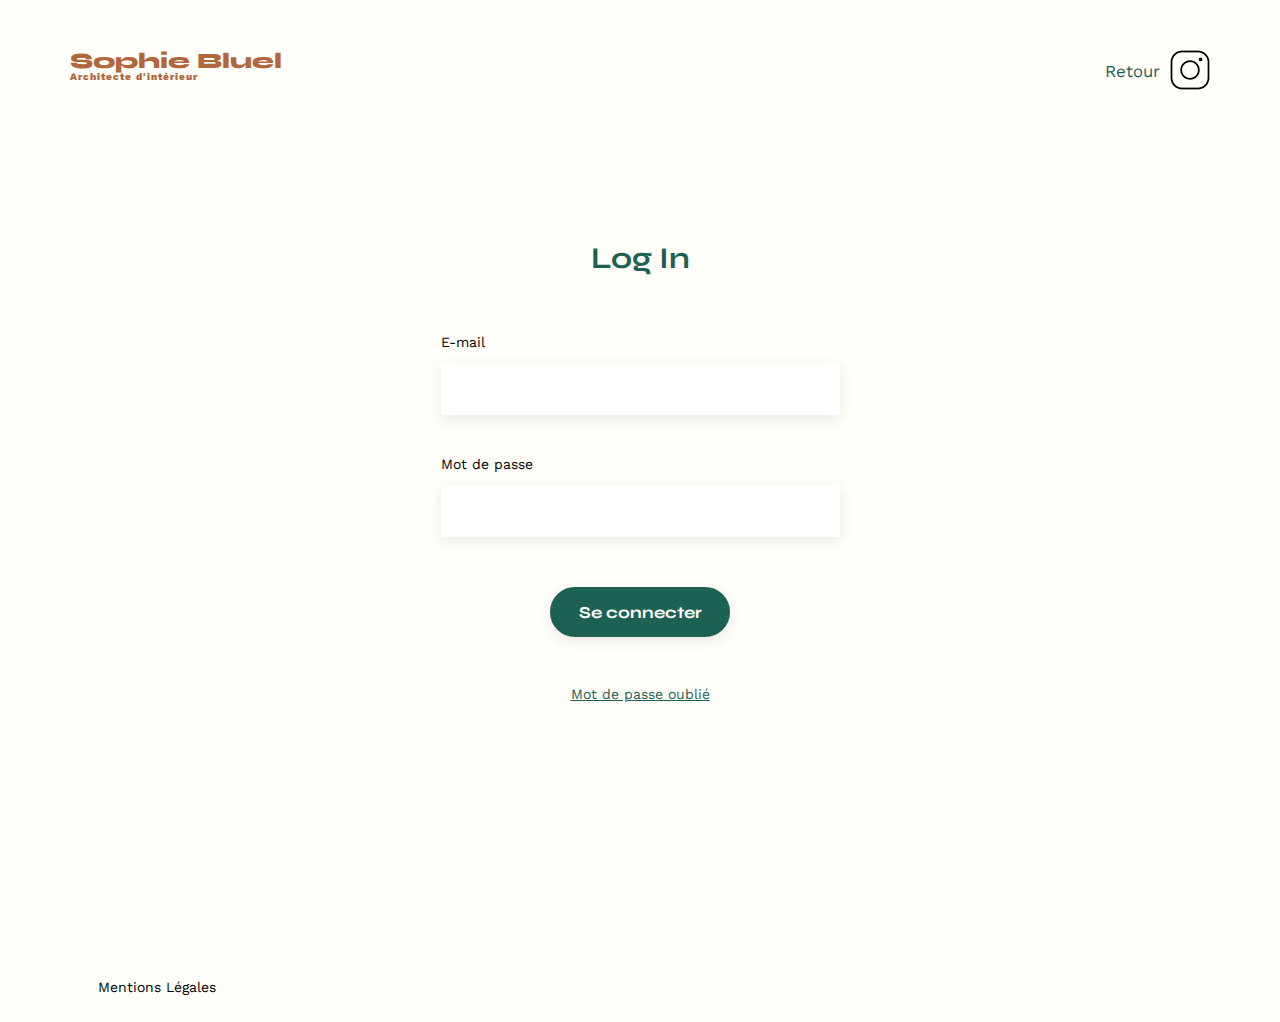
<file: FrontEnd/login.html>
<!DOCTYPE html>
<html lang="fr">

<head>
	<meta charset="UTF-8">
	<title>Sophie Bluel - Architecte d'intérieur</title>
	<meta name="viewport" content="width=device-width, initial-scale=1.0">
	<link rel="preconnect" href="https://fonts.googleapis.com">
	<link rel="preconnect" href="https://fonts.gstatic.com" crossorigin>
	<link href="https://fonts.googleapis.com/css2?family=Syne:wght@700;800&family=Work+Sans&display=swap"
		rel="stylesheet">
	<meta name="description" content="">
	<link rel="stylesheet" href="./assets/style.css">
	<script type="module" src="./login.js"></script>
</head>

<body>
	<header>
		<a href="index.html">
			<h1>Sophie Bluel <span>Architecte d'intérieur</span></h1>
		</a>
		<nav>
			<a href="index.html">
				<p>Retour</p>
			</a>
			<a href="https://www.instagram.com" target="_blank">
				<img src="./assets/icons/instagram.png" alt="Instagram">
			</a>
		</nav>
	</header>

	<main>
		<section class="login">
			<h2>Log In</h2>
			<div class="alredyLogged__error">
			</div>
			<form action="traitement_formulaire.php" method="POST" class="login__form" onsubmit="return false">
				<label for="email">E-mail</label>
				<input type="email" name="email" id="email" required>
				<div class="loginEmail__error">
				</div>
				<label for="password">Mot de passe</label>
				<input type="password" name="password" id="password" required>
				<div class="loginMdp__error">
				</div>
				<input type="submit" value="Se connecter" id="submit">
			</form>
			<a href="">Mot de passe oublié</a>
		</section>
	</main>



	<footer>
		<nav>
			<ul>
				<li>Mentions Légales</li>
			</ul>
		</nav>
	</footer>
</body>

</html>
</file>
<file: FrontEnd/assets/style.css>
/* http://meyerweb.com/eric/tools/css/reset/
   v2.0 | 20110126
   License: none (public domain)
*/

html,
body,
div,
span,
applet,
object,
iframe,
h1,
h2,
h3,
h4,
h5,
h6,
p,
blockquote,
pre,
a,
abbr,
acronym,
address,
big,
cite,
code,
del,
dfn,
em,
img,
ins,
kbd,
q,
s,
samp,
small,
strike,
strong,
sub,
sup,
tt,
var,
b,
u,
i,
center,
dl,
dt,
dd,
ol,
ul,
li,
fieldset,
form,
label,
legend,
table,
caption,
tbody,
tfoot,
thead,
tr,
th,
td,
article,
aside,
canvas,
details,
embed,
figure,
figcaption,
footer,
header,
hgroup,
menu,
nav,
output,
ruby,
section,
summary,
time,
mark,
audio,
video {
  margin: 0;
  padding: 0;
  border: 0;
  font-size: 100%;
  font: inherit;
  vertical-align: baseline;
}

/* HTML5 display-role reset for older browsers */
article,
aside,
details,
figcaption,
figure,
footer,
header,
hgroup,
menu,
nav,
section {
  display: block;
}

body {
  line-height: 1;
}

ol,
ul {
  list-style: none;
}

blockquote,
q {
  quotes: none;
}

blockquote:before,
blockquote:after,
q:before,
q:after {
  content: "";
  content: none;
}

table {
  border-collapse: collapse;
  border-spacing: 0;
}

/** end reset css**/
/* BASE */
body {
  max-width: 1140px;
  margin: auto;
  font-family: "Work Sans";
  font-size: 14px;
  background-color: #FFFEF8;
}

section {
  margin: 70px 0;
}

h1 {
  display: flex;
  flex-direction: column;
  font-family: "Syne";
  font-size: 22px;
  font-weight: 800;
  color: #B1663C;
}

h1>span {
  font-family: "Work Sans";
  font-size: 10px;
  letter-spacing: 0.1em;
}

h2 {
  font-family: "Syne";
  font-weight: 700;
  font-size: 30px;
  color: #1D6154;
}

.portfolio-title h2 {
  margin: 0 25px 0 0;
}

nav {
  display: flex;
  align-items: center;
  list-style-type: none;
}

nav p {
  padding: 0 10px;
  font-size: 1.2em;
}

p:hover {
  color: #B1663C;
}

#introduction {
  display: flex;
  align-items: center;
}

#introduction figure {
  flex: 1;
}

#introduction img {
  display: block;
  margin: auto;
  width: 80%;
}

#introduction article {
  flex: 1;
}

figure .admin__modifer {
  margin: 5px 0 0 57px;
}

article .admin__modifer {
  margin: 0 0 10px 0;
}

#introduction h2 {
  margin-bottom: 1em;
}

#introduction p {
  margin-bottom: 0.5em;
}

.gallery {
  width: 100%;
  display: grid;
  grid-template-columns: 1fr 1fr 1fr;
  grid-column-gap: 20px;
  grid-row-gap: 20px;
}

.gallery img {
  width: 100%;
  height: 92.5%;
  -o-object-fit: cover;
  object-fit: cover;
}

figcaption {
  margin-top: 10px;
  font-family: "Work Sans";
  font-size: 1em;
  color: #1D6154;
}

figure {
  width: 100%;
  height: 500px;
}

#introduction figure {
  width: 100%;
  height: auto;
}

/* TYPO */
/* ANIM */
html {
  scroll-behavior: smooth;
}

.filter__btn:hover,
.btn-admin:hover {
  color: white;
  background-color: #1D6154;
  scale: 1.05;
}

.admin__rod a:hover {
  background-color: #1D6154;
  color: white;
}

.login__form input[type=submit]:hover {
  color: #1D6154;
  background-color: white;
  scale: 1.05;
}

.login a:hover {
  color: #B1663C;
}

/* MODALE GALERIE PHOTO  */
.modale[aria-hidden=true] {
  animation-name: fadeOff;
}

.modale[aria-hidden=true] .modale-wrapper {
  animation-name: slideFromBottom;
}

@keyframes fadeIn {
  from {
    opacity: 0;
  }

  to {
    opacity: 1;
  }
}

@keyframes slideFromTop {
  from {
    transform: translateY(-75px);
  }

  to {
    transform: translateY(0px);
  }
}

@keyframes fadeOff {
  from {
    opacity: 1;
  }

  to {
    opacity: 0;
  }
}

@keyframes slideFromBottom {
  from {
    transform: translateY(0px);
  }

  to {
    transform: translateY(75px);
  }
}

.modale .js-modale-projet:hover {
  color: #1D6154;
  background-color: white;
  scale: 1.05;
}

/* MODALE AJOUT PROJET  */
.modale-projet[aria-hidden=true] .modale-wrapper {
  animation-name: slideFromBottom;
}

@keyframes fadeIn {
  from {
    opacity: 0;
  }

  to {
    opacity: 1;
  }
}

@keyframes slideFromTop {
  from {
    transform: translateY(-75px);
  }

  to {
    transform: translateY(0px);
  }
}

@keyframes fadeOff {
  from {
    opacity: 1;
  }

  to {
    opacity: 0;
  }
}

@keyframes slideFromBottom {
  from {
    transform: translateY(0px);
  }

  to {
    transform: translateY(75px);
  }
}

.form-group-photo label:hover {
  background-color: #306685;
  color: white;
}

.modale-projet-form input[type=submit]:hover {
  color:white;
  background-color:  #1D6154;
  scale: 1.05;
  cursor: pointer;
}

/* ADMIN */
/* ADMIN EDITION MODE  */
.admin__rod {
  position: fixed;
  right: 0;
  top: 0;
  display: flex;
  justify-content: center;
  align-items: center;
  width: 100%;
  height: 40px;
  background-color: black;
}

.admin__rod a {
  font-family: "work sans";
  font-weight: 550;
  background-color: white;
  border-radius: 60px;
  padding: 5px 15px;
  margin: 0 25px;
  border: none;
  transition: all 0.2s ease;
}

.admin__modifer {
  display: flex;
  -moz-column-gap: 5px;
  column-gap: 5px;
  color: black;
}

.admin__rod .admin__modifer {
  color: white;
}

.portfolio-title {
  display: flex;
  justify-content: center;
  align-items: center;
}

/* MODALE  GALERIE PHOTO*/
.modale {
  position: fixed;
  top: 0;
  left: 0;
  display: flex;
  align-items: center;
  justify-content: center;
  width: 100%;
  height: 100%;
  background-color: rgba(0, 0, 0, 0.7);
  animation: fadeIn 0.2s both;
}

.modale-wrapper {
  display: flex;
  flex-direction: column;
  overflow: auto;
  max-width: calc(98vh - 20px);
  max-height: calc(98vh - 20px);
  width: 675px;
  padding: 30px;
  background-color: white;
  animation: slideFromTop 0.2s both;
}

.js-modale-close {
  display: flex;
  justify-content: flex-end;
}

.modale-wrapper h2 {
  display: flex;
  justify-content: center;
  margin: 20px 0 50px 0;
}

.btn-admin {
  display: flex;
  justify-content: center;
  width: 300px;
  margin: 0px auto 20px auto;
}

.btn-clear-admin {
  display: flex;
  justify-content: center;
  color: #D65353;
  margin-bottom: 30px;
}

.js-admin-projets::after {
  display: flex;
  content: " ";
  border-top: 1px solid black;
  height: 1px;
  width: 90%;
  margin: 40px auto;
}

.js-admin-projets {
  width: 550px;
  margin: 10px auto;
  display: flex;
  flex-wrap: wrap;
}

.gallery__item-modale {
  display: flex;
  flex-direction: column;
  margin: 0 5px;
  width: 95px;
}

.gallery__item-modale img {
  width: 95px;
  height: 120px;
  -o-object-fit: cover;
  object-fit: cover;
  margin-bottom: 5px;
}

.fa-trash-alt:before,
.fa-trash-can:before {
  /* position: relative; */
  color: white;
  background-color: black;
  padding: 5px;
  border-radius: 20%;
}

.gallery__item-modale p {
  position: relative;
  bottom: 116px;
  left: 68px;
  width: 30px;
  height: 30px;
  cursor: pointer;
}

.gallery__item-modale a {
  position: relative;
  bottom: 15px;
}

.modale .js-modale-projet {
  display: flex;
  justify-content: center;
  align-items: center;
  font-family: "Syne";
  font-weight: 700;
  color: white;
  background-color: #1D6154;
  border: 2px solid #1D6154;
  margin: 0 auto 30px auto;
  height: 50px;
  width: 250px;
  border-radius: 60px;
  transition: all 0.5s ease;
}

/* MODALE AJOUT PROJET */
.modale-projet {
  position: fixed;
  top: 0;
  left: 0;
  display: flex;
  align-items: center;
  justify-content: center;
  width: 100%;
  height: 100%;
  background-color: rgba(0, 0, 0, 0.7);
  animation: fadeIn 0.4s both;
}

.image-preview-container {
  max-width: 100%; /* Limite la largeur de l'aperçu à 100% de la largeur du conteneur */
  max-height: 100%; /* Vous pouvez ajuster la hauteur maximale selon vos besoins */
  overflow:hidden; /* Masque le contenu débordant de l'aperçu */
}

.image-preview-container img {
  width: 100%; /* Remplit la largeur du conteneur */
  height: auto; /* Ajuste automatiquement la hauteur pour maintenir les proportions de l'image */
}

.modale-projet-logo {
  display: flex;
  justify-content: space-between;
  align-items: center;
}

/* FORM */
#contact {
  width: 50%;
  margin: auto;
}

#contact>* {
  text-align: center;
}

#contact h2 {
  margin-bottom: 20px;
}

#contact form {
  text-align: left;
  margin-top: 30px;
  display: flex;
  flex-direction: column;
}

#contact input {
  height: 50px;
  font-size: 1.2em;
  box-shadow: 0px 4px 14px rgba(0, 0, 0, 0.09);
  border: none;
}

#contact label {
  margin: 2em 0 1em 0;
}

#contact textarea {
  border: none;
  box-shadow: 0px 4px 14px rgba(0, 0, 0, 0.09);
}

#contact input[type=submit] {
  font-family: "Syne";
  font-weight: 700;
  color: white;
  background-color: #1D6154;
  margin: 3em auto;
  width: 180px;
  text-align: center;
  border-radius: 60px;
  transition: all 0.5s ease;
  border: 2px solid #1D6154;
}

#contact input[type=submit]:hover {
  color: #1D6154;
  background-color: white;
  scale: 1.05;
}

.login__form {
  display: flex;
  flex-direction: column;
  margin-top: 20px;
  width: 35%;
}

.login__form input {
  height: 50px;
  font-size: 1.2em;
  border: none;
  box-shadow: 0px 4px 14px rgba(0, 0, 0, 0.09);
}

.login__form label {
  margin: 3em 0 1em 0;
}

.login__form textarea {
  box-shadow: 0px 4px 14px rgba(0, 0, 0, 0.09);
}

.login__form input[type=submit] {
  font-family: "Syne";
  font-weight: 700;
  color: white;
  background-color: #1D6154;
  border: 2px solid #1D6154;
  margin: 3em auto;
  width: 180px;
  text-align: center;
  border-radius: 60px;
  transition: all 0.5s ease;
}

.modale-projet-form {
  display: flex;
  flex-direction: column;
  align-items: center;
}

.form-group-photo {
  display: flex;
  flex-direction: column;
  justify-content: center;
  align-items: center;
  background-color: #E8F1F7;
  width: 500px;
  height: 200px;
  border-radius: 10px;
}

.form-group-photo i {
  color: #306685;
  font-size: 90px;
  font-weight: 100;
  margin: 20px;
  margin-top: 10px;
}

.form-group-photo input {
  display: none;
}

.form-group-photo label {
  font-family: "work sans";
  display: flex;
  justify-content: center;
  align-items: center;
  width: 200px;
  height: 40px;
  background-color: #CBD6DC;
  color: #306685;
  border-radius: 50px;
  cursor: pointer;
  margin-top: -10px;
}

.form-group-photo_content {
  display: block;
}

.form-group-title {
  display: flex;
  flex-direction: column;
  width: 500px;
}

.form-group-title input {
  height: 50px;
  font-size: 1.2em;
  border: none;
  box-shadow: 0px 4px 14px rgba(0, 0, 0, 0.09);
}

.form-group-title label {
  margin: 3em 0 1em 0;
}

.form-group-id {
  display: flex;
  flex-direction: column;
  width: 500px;
}

.form-group-id select {
  height: 50px;
  font-size: 1.2em;
  border: none;
  box-shadow: 0px 4px 14px rgba(0, 0, 0, 0.09);
}

.form-group-id label {
  margin: 3em 0 1em 0;
}

.modale-projet-form input[type=submit] {
  font-family: "Syne";
  font-weight: 700;
  color: white;
  background-color: #A7A7A7;
  border: 2px solid #A7A7A7;
  margin: 120px 0 30px 0;
  height: 50px;
  width: 250px;
  text-align: center;
  border-radius: 60px;
  transition: all 0.5s ease;
}

.modale-projet-form::after {
  content: " ";
  border-top: 1px solid black;
  height: 1px;
  width: 70%;
  margin: 40px auto;
  position: absolute;
  bottom: 120px;
}

a {
  text-decoration: none;
  color: #1D6154;
}

header {
  display: flex;
  justify-content: space-between;
  margin: 50px 0;
}

/* FOOTER */
footer nav ul {
  display: flex;
  justify-content: flex-end;
  margin: 2em;
}

/* FILTER */
.error {
  grid-column: 2;
  margin: 30px 0;
  text-align: center;
  font-size: 1rem;
}

.filters {
  display: flex;
  justify-content: center;
  margin: 40px 0;
}

.filter__btn,
.btn-admin {
  font-family: "Syne";
  padding: 10px 20px;
  margin: 0 15px;
  border: 1px solid #1D6154;
  border-radius: 25px;
  color: #1D6154;
  background-color: white;
  font-size: 16px;
  font-weight: 700;
  cursor: pointer;
  transition: all 0.5s ease;
}

.filter__btn--active,
.btn-admin {
  color: white;
  background-color: #1D6154;
}

/* LOGIN */
.login {
  display: flex;
  flex-direction: column;
  justify-content: center;
  align-items: center;
  height: 80vh;
}

.login a {
  text-decoration: underline;
  margin-bottom: 100px;
}

/* VARIABLES */
/*# sourceMappingURL=main.css.map */
</file>
